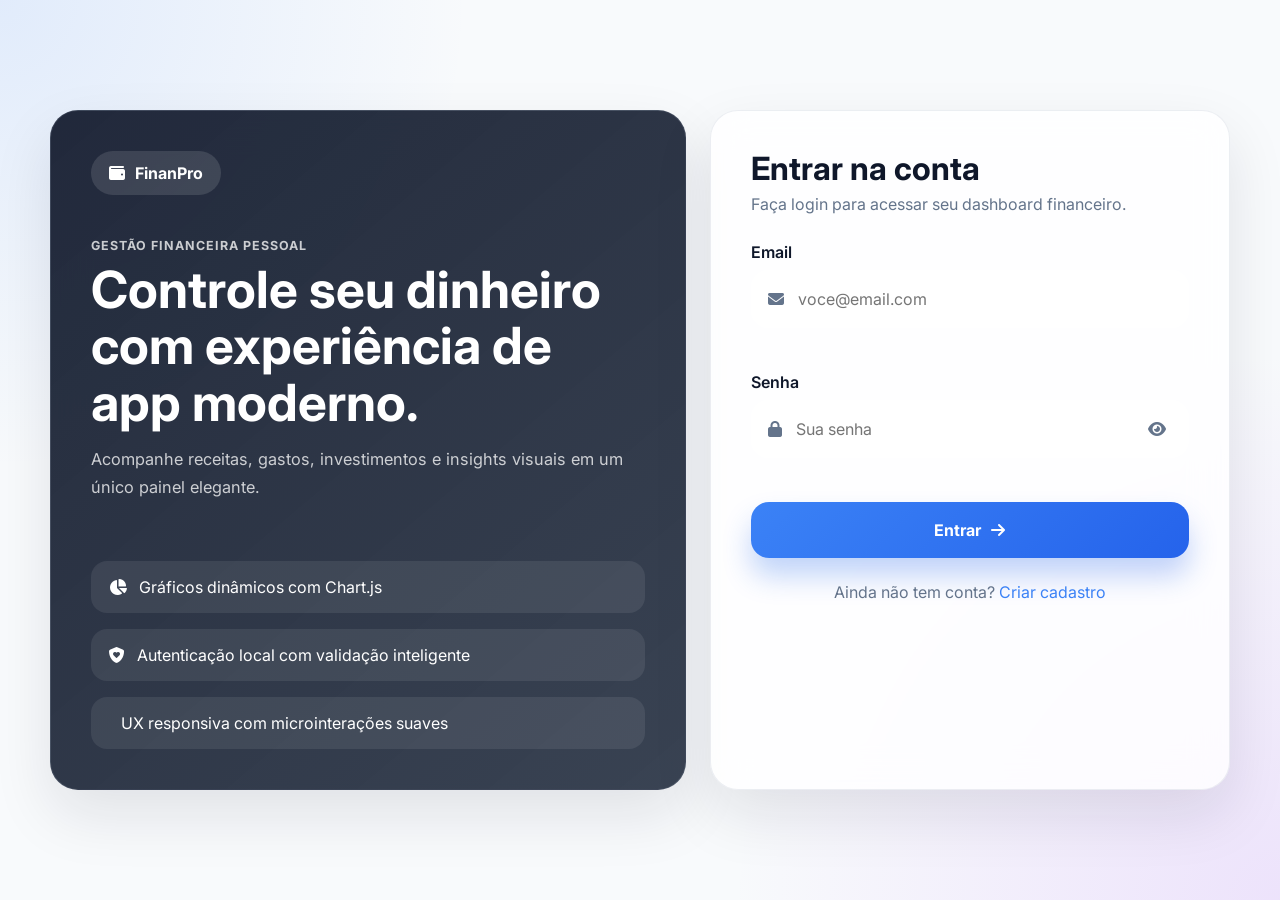
<file: index.html>
<!DOCTYPE html>
<html lang="pt-BR">
<head>
  <meta charset="UTF-8">
  <meta name="viewport" content="width=device-width, initial-scale=1.0">
  <title>FinanPro | Login</title>
  <link rel="preconnect" href="https://fonts.googleapis.com">
  <link rel="preconnect" href="https://fonts.gstatic.com" crossorigin>
  <link href="https://fonts.googleapis.com/css2?family=Inter:wght@400;500;600;700;800&display=swap" rel="stylesheet">
  <link rel="stylesheet" href="https://cdnjs.cloudflare.com/ajax/libs/font-awesome/6.5.2/css/all.min.css">
  <link rel="stylesheet" href="style.css">
</head>
<body class="auth-body">
  <main class="auth-shell">
    <section class="auth-brand-panel glass-card">
      <div class="brand-badge">
        <i class="fa-solid fa-wallet"></i>
        <span>FinanPro</span>
      </div>
      <div>
        <p class="eyebrow">Gestão financeira pessoal</p>
        <h1>Controle seu dinheiro com experiência de app moderno.</h1>
        <p class="lead">Acompanhe receitas, gastos, investimentos e insights visuais em um único painel elegante.</p>
      </div>
      <div class="feature-list">
        <div class="feature-item"><i class="fa-solid fa-chart-pie"></i><span>Gráficos dinâmicos com Chart.js</span></div>
        <div class="feature-item"><i class="fa-solid fa-shield-heart"></i><span>Autenticação local com validação inteligente</span></div>
        <div class="feature-item"><i class="fa-solid fa-sparkles"></i><span>UX responsiva com microinterações suaves</span></div>
      </div>
    </section>

    <section class="auth-panel glass-card">
      <div class="auth-header">
        <h2>Entrar na conta</h2>
        <p>Faça login para acessar seu dashboard financeiro.</p>
      </div>

      <div id="loginAlert" class="alert hidden"></div>

      <form id="loginForm" class="auth-form" novalidate>
        <label class="input-group">
          <span>Email</span>
          <div class="input-wrapper">
            <i class="fa-solid fa-envelope"></i>
            <input type="email" id="loginEmail" placeholder="voce@email.com" required>
          </div>
          <small class="error-text"></small>
        </label>

        <label class="input-group">
          <span>Senha</span>
          <div class="input-wrapper">
            <i class="fa-solid fa-lock"></i>
            <input type="password" id="loginPassword" placeholder="Sua senha" required>
            <button type="button" class="toggle-password" data-target="loginPassword" aria-label="Mostrar senha">
              <i class="fa-solid fa-eye"></i>
            </button>
          </div>
          <small class="error-text"></small>
        </label>

        <button type="submit" class="primary-btn animated-btn">
          <span>Entrar</span>
          <i class="fa-solid fa-arrow-right"></i>
        </button>
      </form>

      <p class="auth-footer">Ainda não tem conta? <a href="register.html">Criar cadastro</a></p>
    </section>
  </main>

  <script src="script.js"></script>
</body>
</html>
</file>
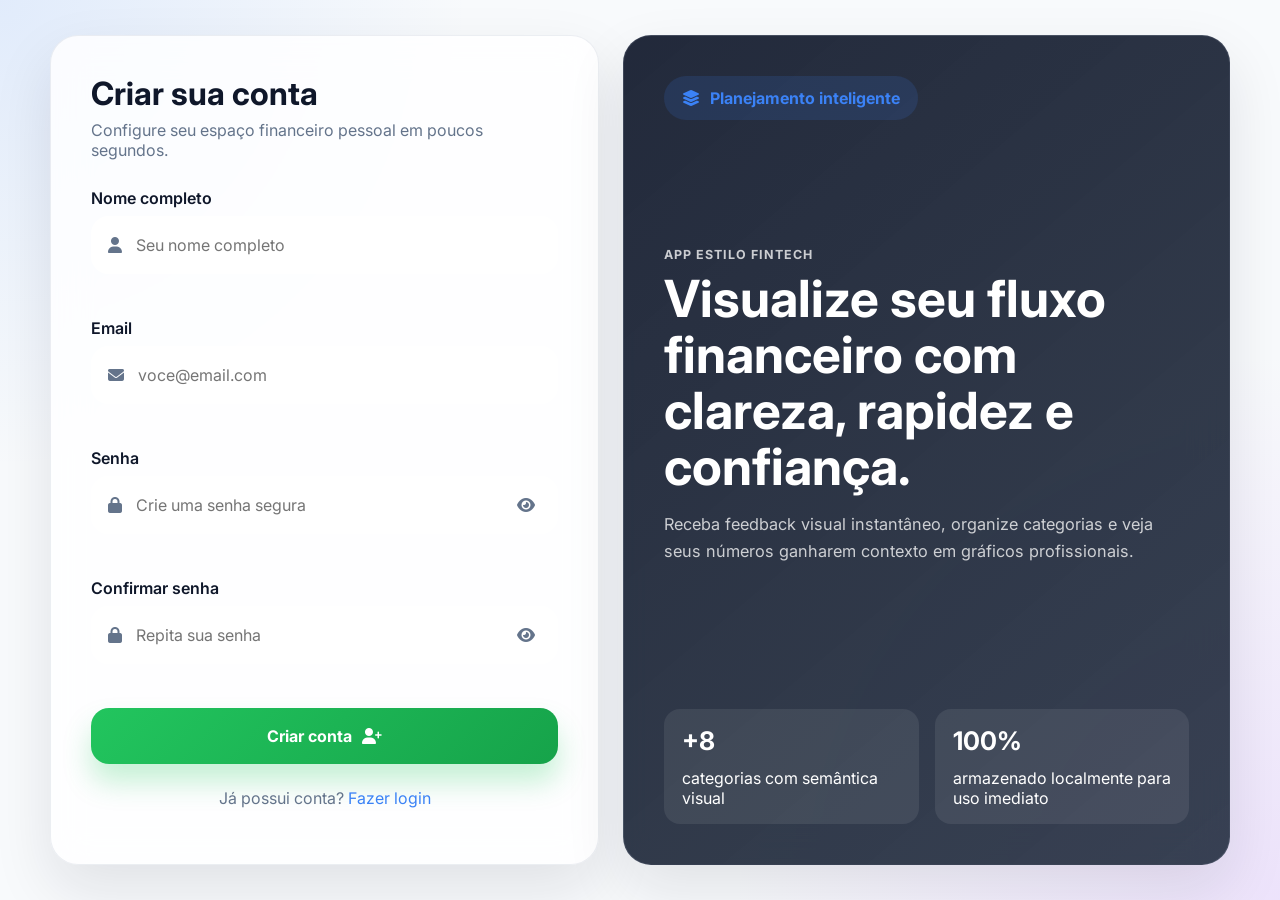
<file: register.html>
<!DOCTYPE html>
<html lang="pt-BR">
<head>
  <meta charset="UTF-8">
  <meta name="viewport" content="width=device-width, initial-scale=1.0">
  <title>FinanPro | Cadastro</title>
  <link rel="preconnect" href="https://fonts.googleapis.com">
  <link rel="preconnect" href="https://fonts.gstatic.com" crossorigin>
  <link href="https://fonts.googleapis.com/css2?family=Inter:wght@400;500;600;700;800&display=swap" rel="stylesheet">
  <link rel="stylesheet" href="https://cdnjs.cloudflare.com/ajax/libs/font-awesome/6.5.2/css/all.min.css">
  <link rel="stylesheet" href="style.css">
</head>
<body class="auth-body register-body">
  <main class="auth-shell register-shell">
    <section class="auth-panel glass-card register-panel">
      <div class="auth-header">
        <h2>Criar sua conta</h2>
        <p>Configure seu espaço financeiro pessoal em poucos segundos.</p>
      </div>

      <div id="registerAlert" class="alert hidden"></div>

      <form id="registerForm" class="auth-form" novalidate>
        <label class="input-group">
          <span>Nome completo</span>
          <div class="input-wrapper">
            <i class="fa-solid fa-user"></i>
            <input type="text" id="registerName" placeholder="Seu nome completo" required>
          </div>
          <small class="error-text"></small>
        </label>

        <label class="input-group">
          <span>Email</span>
          <div class="input-wrapper">
            <i class="fa-solid fa-envelope"></i>
            <input type="email" id="registerEmail" placeholder="voce@email.com" required>
          </div>
          <small class="error-text"></small>
        </label>

        <label class="input-group">
          <span>Senha</span>
          <div class="input-wrapper">
            <i class="fa-solid fa-lock"></i>
            <input type="password" id="registerPassword" placeholder="Crie uma senha segura" required>
            <button type="button" class="toggle-password" data-target="registerPassword" aria-label="Mostrar senha">
              <i class="fa-solid fa-eye"></i>
            </button>
          </div>
          <small class="error-text"></small>
        </label>

        <label class="input-group">
          <span>Confirmar senha</span>
          <div class="input-wrapper">
            <i class="fa-solid fa-lock"></i>
            <input type="password" id="registerConfirmPassword" placeholder="Repita sua senha" required>
            <button type="button" class="toggle-password" data-target="registerConfirmPassword" aria-label="Mostrar senha">
              <i class="fa-solid fa-eye"></i>
            </button>
          </div>
          <small class="error-text"></small>
        </label>

        <button type="submit" class="primary-btn animated-btn success-btn">
          <span>Criar conta</span>
          <i class="fa-solid fa-user-plus"></i>
        </button>
      </form>

      <p class="auth-footer">Já possui conta? <a href="index.html">Fazer login</a></p>
    </section>

    <section class="auth-brand-panel glass-card register-brand-panel">
      <div class="brand-badge alt-badge">
        <i class="fa-solid fa-layer-group"></i>
        <span>Planejamento inteligente</span>
      </div>
      <div>
        <p class="eyebrow">App estilo fintech</p>
        <h1>Visualize seu fluxo financeiro com clareza, rapidez e confiança.</h1>
        <p class="lead">Receba feedback visual instantâneo, organize categorias e veja seus números ganharem contexto em gráficos profissionais.</p>
      </div>
      <div class="mini-stats">
        <article>
          <strong>+8</strong>
          <span>categorias com semântica visual</span>
        </article>
        <article>
          <strong>100%</strong>
          <span>armazenado localmente para uso imediato</span>
        </article>
      </div>
    </section>
  </main>

  <script src="script.js"></script>
</body>
</html>
</file>
<file: style.css>
:root {
  --bg: #f8fafc;
  --surface: rgba(255, 255, 255, 0.82);
  --surface-solid: #ffffff;
  --border: rgba(148, 163, 184, 0.18);
  --text: #0f172a;
  --muted: #64748b;
  --green: #22c55e;
  --green-soft: rgba(34, 197, 94, 0.14);
  --red: #ef4444;
  --red-soft: rgba(239, 68, 68, 0.14);
  --blue: #3b82f6;
  --blue-soft: rgba(59, 130, 246, 0.16);
  --yellow: #facc15;
  --purple: #a855f7;
  --shadow: 0 25px 60px rgba(15, 23, 42, 0.10);
  --radius-xl: 28px;
  --radius-lg: 22px;
  --radius-md: 16px;
}

* { box-sizing: border-box; }
html { scroll-behavior: smooth; }
body {
  margin: 0;
  font-family: 'Inter', sans-serif;
  background: radial-gradient(circle at top left, rgba(59,130,246,0.12), transparent 30%),
              radial-gradient(circle at bottom right, rgba(168,85,247,0.14), transparent 35%),
              var(--bg);
  color: var(--text);
}
button, input, select { font: inherit; }
button { cursor: pointer; }
a { color: var(--blue); text-decoration: none; }

.auth-body {
  min-height: 100vh;
  display: flex;
  align-items: center;
  justify-content: center;
  padding: 32px;
}

.auth-shell {
  width: min(1180px, 100%);
  display: grid;
  grid-template-columns: 1.1fr 0.9fr;
  gap: 24px;
}
.register-shell { grid-template-columns: 0.95fr 1.05fr; }
.glass-card {
  background: var(--surface);
  backdrop-filter: blur(18px);
  border: 1px solid var(--border);
  border-radius: var(--radius-xl);
  box-shadow: var(--shadow);
}
.auth-brand-panel, .auth-panel { padding: 40px; }
.auth-brand-panel {
  display: flex;
  flex-direction: column;
  justify-content: space-between;
  min-height: 680px;
  background: linear-gradient(140deg, rgba(15,23,42,0.92), rgba(30,41,59,0.88));
  color: white;
}
.register-brand-panel { min-height: auto; }
.brand-badge {
  display: inline-flex;
  align-items: center;
  gap: 10px;
  padding: 12px 18px;
  border-radius: 999px;
  background: rgba(255,255,255,0.12);
  color: inherit;
  font-weight: 700;
  width: fit-content;
}
.solid-badge { background: #0f172a; color: white; }
.alt-badge { background: rgba(59, 130, 246, 0.14); color: var(--blue); }
.eyebrow {
  margin: 0 0 8px;
  letter-spacing: 0.08em;
  text-transform: uppercase;
  font-size: 0.78rem;
  color: var(--muted);
  font-weight: 700;
}
.auth-brand-panel .eyebrow, .auth-brand-panel .lead { color: rgba(255,255,255,0.76); }
.auth-brand-panel h1, .auth-panel h2 { margin: 0; font-size: clamp(2rem, 4vw, 3.6rem); line-height: 1.1; }
.auth-panel h2 { font-size: 2rem; }
.lead {
  margin-top: 16px;
  color: var(--muted);
  font-size: 1.02rem;
  line-height: 1.7;
}
.feature-list, .mini-stats {
  display: grid;
  gap: 16px;
}
.feature-item, .mini-stats article {
  display: flex;
  align-items: center;
  gap: 12px;
  padding: 16px 18px;
  border-radius: var(--radius-md);
  background: rgba(255,255,255,0.08);
}
.mini-stats { grid-template-columns: repeat(2, 1fr); }
.mini-stats article { flex-direction: column; align-items: flex-start; }
.mini-stats strong { font-size: 1.6rem; }
.auth-header { margin-bottom: 28px; }
.auth-header p { color: var(--muted); margin-top: 8px; }
.auth-form, .stack-form { display: grid; gap: 18px; }
.input-group { display: grid; gap: 8px; }
.input-group span { font-weight: 600; }
.input-wrapper {
  display: flex;
  align-items: center;
  gap: 12px;
  padding: 0 16px;
  background: var(--surface-solid);
  border: 1.5px solid transparent;
  border-radius: 18px;
  min-height: 58px;
  transition: 0.25s ease;
}
.input-wrapper:focus-within {
  border-color: rgba(59,130,246,0.42);
  box-shadow: 0 0 0 4px rgba(59,130,246,0.08);
}
.input-wrapper i { color: var(--muted); }
.input-wrapper input, .input-wrapper select {
  flex: 1;
  border: none;
  outline: none;
  background: transparent;
  color: var(--text);
}
.input-group.invalid .input-wrapper { border-color: rgba(239,68,68,0.55); background: rgba(254,226,226,0.55); }
.input-group.valid .input-wrapper { border-color: rgba(34,197,94,0.5); background: rgba(220,252,231,0.65); }
.error-text { color: var(--red); min-height: 18px; }
.toggle-password {
  border: none;
  background: transparent;
  color: var(--muted);
}
.primary-btn {
  border: none;
  min-height: 56px;
  border-radius: 18px;
  background: linear-gradient(135deg, var(--blue), #2563eb);
  color: white;
  font-weight: 700;
  display: inline-flex;
  align-items: center;
  justify-content: center;
  gap: 10px;
  box-shadow: 0 18px 28px rgba(37, 99, 235, 0.28);
  transition: transform 0.22s ease, box-shadow 0.22s ease, filter 0.22s ease;
}
.primary-btn:hover { transform: translateY(-2px); filter: brightness(1.03); }
.primary-btn:active { transform: translateY(0); }
.success-btn { background: linear-gradient(135deg, var(--green), #16a34a); box-shadow: 0 18px 28px rgba(34,197,94,0.26); }
.danger-btn { background: linear-gradient(135deg, var(--red), #dc2626); box-shadow: 0 18px 28px rgba(239,68,68,0.22); }
.purple-btn { background: linear-gradient(135deg, var(--purple), #9333ea); box-shadow: 0 18px 28px rgba(168,85,247,0.28); }
.animated-btn span { transition: transform 0.25s ease; }
.animated-btn:hover span { transform: translateX(3px); }
.alert {
  padding: 14px 18px;
  border-radius: 16px;
  margin-bottom: 18px;
  font-weight: 600;
}
.alert.success { background: rgba(34,197,94,0.12); color: #15803d; }
.alert.error { background: rgba(239,68,68,0.12); color: #b91c1c; }
.hidden { display: none !important; }
.auth-footer { margin-top: 24px; text-align: center; color: var(--muted); }

.dashboard-body { min-height: 100vh; }
.app-layout { display: grid; grid-template-columns: 300px 1fr; min-height: 100vh; }
.sidebar {
  background: #0f172a;
  color: white;
  padding: 28px 20px;
  display: flex;
  flex-direction: column;
  justify-content: space-between;
  gap: 24px;
  position: sticky;
  top: 0;
  height: 100vh;
}
.sidebar-top { display: flex; align-items: center; justify-content: space-between; }
.mobile-close, .menu-toggle {
  display: none;
  border: none;
  background: rgba(255,255,255,0.12);
  color: inherit;
  width: 42px;
  height: 42px;
  border-radius: 14px;
}
.sidebar-nav { display: grid; gap: 12px; }
.nav-link {
  border: none;
  background: transparent;
  color: rgba(255,255,255,0.75);
  min-height: 54px;
  border-radius: 18px;
  padding: 0 16px;
  display: flex;
  align-items: center;
  gap: 12px;
  font-weight: 600;
  transition: 0.25s ease;
}
.nav-link:hover, .nav-link.active { background: rgba(255,255,255,0.10); color: white; }
.danger-link { color: #fca5a5; }
.sidebar-card {
  padding: 20px;
  border-radius: 24px;
  background: linear-gradient(160deg, rgba(59,130,246,0.18), rgba(168,85,247,0.18));
  border: 1px solid rgba(255,255,255,0.08);
}
.sidebar-card p, .sidebar-card span { color: rgba(255,255,255,0.78); }
.sidebar-card strong { display: block; font-size: 1.8rem; margin: 10px 0; }
.main-content { padding: 24px; display: grid; gap: 24px; }
.topbar {
  padding: 24px 28px;
  display: flex;
  justify-content: space-between;
  align-items: center;
}
.topbar h1 { margin: 6px 0 0; font-size: clamp(1.8rem, 4vw, 2.6rem); }
.user-chip {
  display: inline-flex;
  align-items: center;
  gap: 10px;
  padding: 14px 18px;
  background: white;
  border-radius: 999px;
  color: var(--text);
  box-shadow: 0 12px 24px rgba(15,23,42,0.08);
}
.floating-alert { margin: 0; }
.content-section { display: none; gap: 24px; }
.active-section { display: grid; }
.stats-grid, .panel-grid, .charts-grid { display: grid; gap: 20px; }
.stats-grid { grid-template-columns: repeat(3, minmax(0, 1fr)); }
.panel-grid { grid-template-columns: 1.05fr 0.95fr; }
.panel-grid.two-columns, .charts-grid { grid-template-columns: repeat(2, minmax(0, 1fr)); }
.panel {
  padding: 24px;
}
.panel-heading {
  display: flex;
  align-items: center;
  justify-content: space-between;
  margin-bottom: 20px;
}
.stat-card {
  padding: 24px;
  border-radius: var(--radius-lg);
  background: white;
  box-shadow: 0 18px 35px rgba(15,23,42,0.08);
  display: flex;
  align-items: center;
  gap: 16px;
}
.stat-card p { margin: 0 0 8px; color: var(--muted); }
.stat-card strong { font-size: 1.75rem; }
.stat-icon {
  width: 60px;
  height: 60px;
  border-radius: 20px;
  display: grid;
  place-items: center;
  font-size: 1.4rem;
}
.income-card .stat-icon { background: var(--green-soft); color: var(--green); }
.expense-card .stat-icon { background: var(--red-soft); color: var(--red); }
.balance-card .stat-icon { background: var(--blue-soft); color: var(--blue); }
.inline-form {
  display: grid;
  grid-template-columns: minmax(0, 1fr) auto;
  gap: 16px;
  align-items: end;
}
.compact .input-wrapper { min-height: 54px; }
.quick-insights .insight-list {
  display: grid;
  gap: 14px;
}
.insight-list article {
  padding: 18px;
  border-radius: 18px;
  background: linear-gradient(120deg, rgba(255,255,255,0.95), rgba(241,245,249,0.95));
  border: 1px solid rgba(148,163,184,0.14);
}
.insight-list span { display: block; color: var(--muted); margin-bottom: 8px; }
.insight-list strong { font-size: 1.2rem; }
.chart-panel canvas { width: 100% !important; max-height: 320px; }
.expense-list, .investment-cards {
  display: grid;
  gap: 14px;
  max-height: 540px;
  overflow: auto;
  padding-right: 6px;
}
.list-empty {
  padding: 28px 20px;
  border-radius: 18px;
  text-align: center;
  color: var(--muted);
  background: rgba(241,245,249,0.9);
  border: 1px dashed rgba(148,163,184,0.4);
}
.expense-item, .investment-item {
  background: white;
  border-radius: 20px;
  padding: 18px;
  display: flex;
  align-items: center;
  justify-content: space-between;
  gap: 16px;
  box-shadow: 0 14px 24px rgba(15,23,42,0.06);
  animation: fadeUp 0.28s ease;
}
.item-main { display: flex; align-items: center; gap: 14px; }
.category-badge, .investment-badge {
  width: 48px;
  height: 48px;
  border-radius: 16px;
  display: grid;
  place-items: center;
  color: white;
  font-size: 1.1rem;
}
.item-main strong { display: block; margin-bottom: 4px; }
.item-main span, .item-meta { color: var(--muted); font-size: 0.95rem; }
.item-actions {
  display: flex;
  align-items: center;
  gap: 16px;
}
.remove-btn {
  border: none;
  width: 42px;
  height: 42px;
  border-radius: 14px;
  background: rgba(239,68,68,0.12);
  color: var(--red);
}
.investment-item { align-items: flex-start; }
.investment-item .item-actions { flex-direction: column; align-items: flex-end; }
.sidebar-overlay { display: none; }

@keyframes fadeUp {
  from { opacity: 0; transform: translateY(10px); }
  to { opacity: 1; transform: translateY(0); }
}

@media (max-width: 1100px) {
  .auth-shell, .register-shell, .panel-grid, .panel-grid.two-columns, .charts-grid, .stats-grid {
    grid-template-columns: 1fr;
  }
  .auth-brand-panel { min-height: auto; }
  .app-layout { grid-template-columns: 1fr; }
  .sidebar {
    position: fixed;
    left: -100%;
    width: min(300px, 80vw);
    z-index: 30;
    transition: left 0.3s ease;
  }
  .sidebar.open { left: 0; }
  .sidebar-overlay {
    position: fixed;
    inset: 0;
    background: rgba(15,23,42,0.4);
    z-index: 20;
  }
  .sidebar-overlay.show { display: block; }
  .mobile-close, .menu-toggle { display: inline-grid; place-items: center; }
}

@media (max-width: 720px) {
  .auth-body { padding: 18px; }
  .auth-brand-panel, .auth-panel, .panel, .topbar { padding: 22px; }
  .mini-stats { grid-template-columns: 1fr; }
  .topbar { align-items: flex-start; gap: 16px; flex-direction: column; }
  .inline-form { grid-template-columns: 1fr; }
  .expense-item, .investment-item { flex-direction: column; align-items: stretch; }
  .item-actions { justify-content: space-between; }
}
</file>
